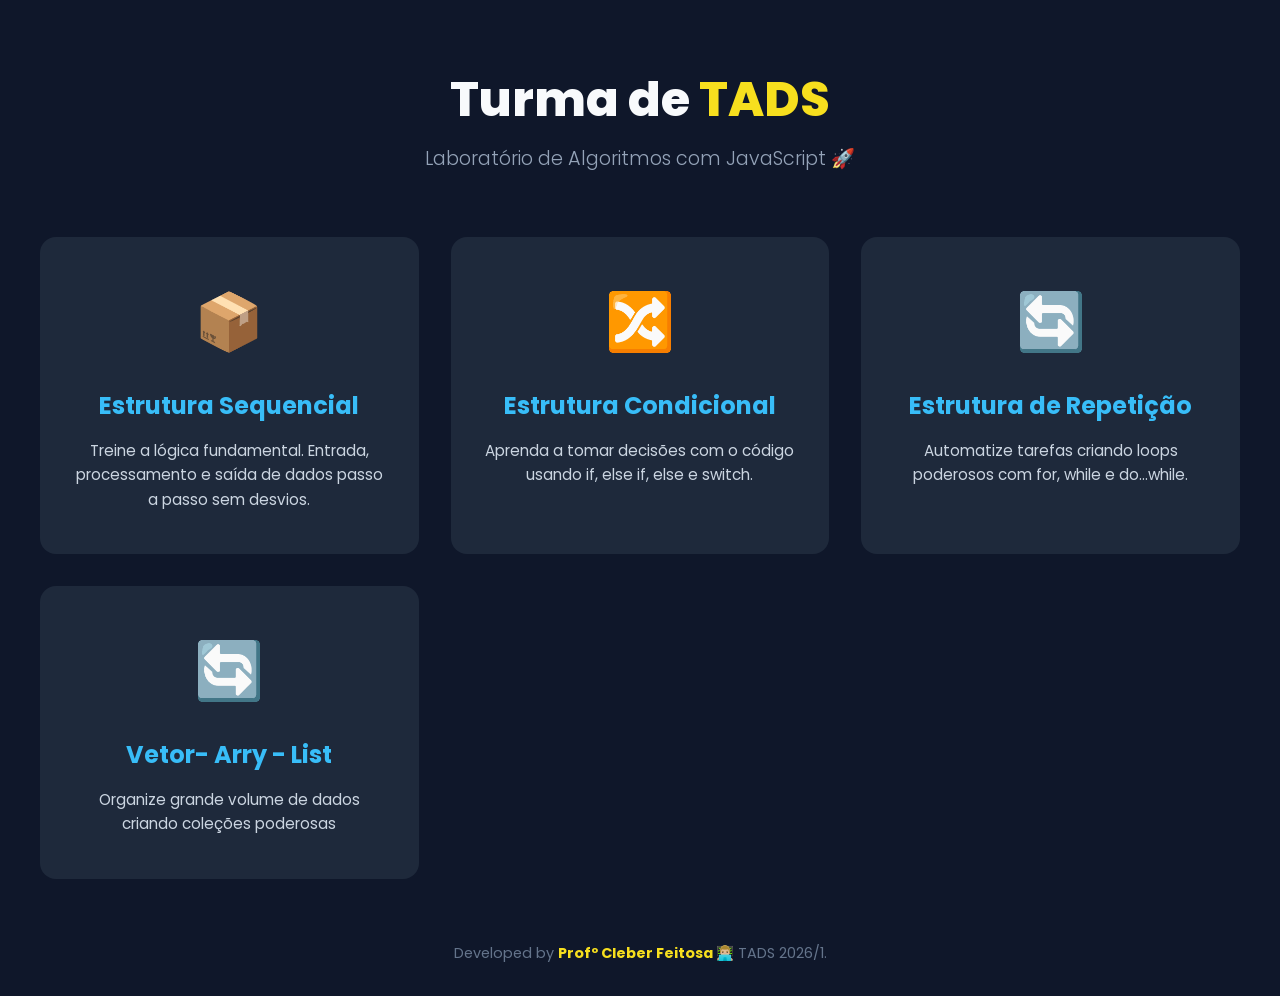
<file: index.html>
<!DOCTYPE html>
<html lang="pt-BR">

<head>
    <meta charset="UTF-8">
    <meta name="viewport" content="width=device-width, initial-scale=1.0">
    <title>TADS | Desafios JavaScript</title>
    <link href="https://fonts.googleapis.com/css2?family=Poppins:wght@300;400;600;800&display=swap" rel="stylesheet">
    <link rel="stylesheet" href="style.css">
</head>
<body>

    <header>
        <h1>Turma de <span>TADS</span></h1>
        <p>Laboratório de Algoritmos com JavaScript 🚀</p>
    </header>

    <main>
        <div class="container">
            <a href="sequencial/sequencial.html" class="card">
                <div class="icon">📦</div>
                <h2>Estrutura Sequencial</h2>
                <p>Treine a lógica fundamental. Entrada, processamento e saída de dados passo a passo sem desvios.</p>
            </a>

            <a href="condicional/condicional.html" class="card">
                <div class="icon">🔀</div>
                <h2>Estrutura Condicional</h2>
                <p>Aprenda a tomar decisões com o código usando if, else if, else e switch.</p>
            </a>

            <a href="repeticao.html" class="card">
                <div class="icon">🔄</div>
                <h2>Estrutura de Repetição</h2>
                <p>Automatize tarefas criando loops poderosos com for, while e do...while.</p>
            </a>
            <a href="/vetor/vetor.html" class="card">
                <div class="icon">🔄</div>
                <h2>Vetor- Arry - List</h2>
                <p>Organize grande volume de dados criando coleções poderosas</p>
            </a>
        </div>
    </main>

    <footer>
        <!-- <p>Desenvolvido com <strong>JavaScript</strong> para os discentes de TADS.</p> -->
        <p>Developed by <strong>Profº Cleber Feitosa 👨🏼‍💻</strong> TADS 2026/1.</p>
    </footer>

</body>
</html>
</file>
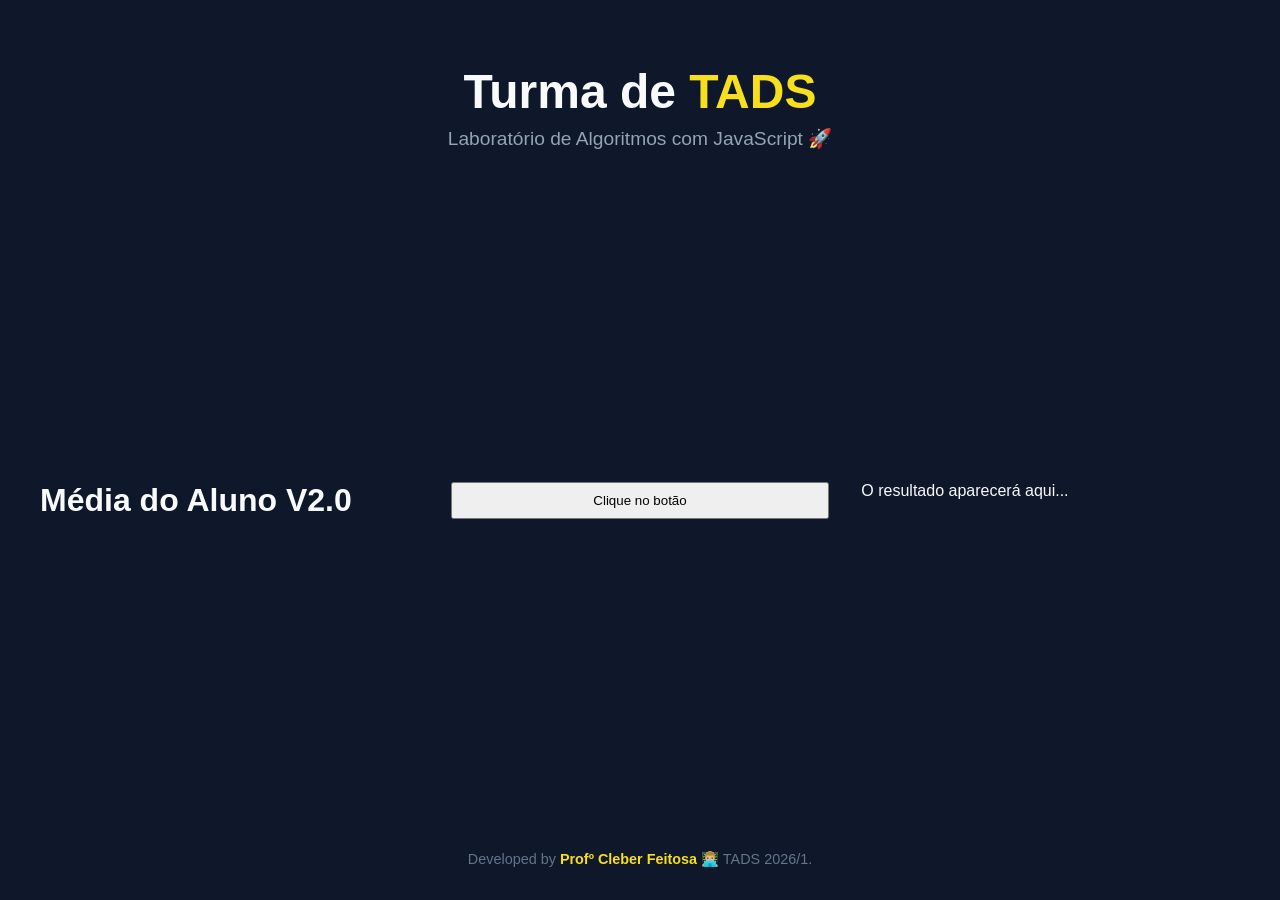
<file: condicional/ex011/index.html>
<!DOCTYPE html>
<html lang="pt-BR">

<head>
    <meta charset="UTF-8">
    <meta name="viewport" content="width=device-width, initial-scale=1.0">
    <title>TADS | Desafios JavaScript</title>
    <link href="https://fonts.googleapis.com/css2?family=Poppins:wght@300;400;600;800&display=swap" >
    <link rel="stylesheet" href="/style.css">
</head>
<body>

    <header>
        <h1>Turma de <span>TADS</span></h1>
        <p>Laboratório de Algoritmos com JavaScript 🚀</p>
    </header>

    <main>
        <div class="container">
          <h1>Média do Aluno V2.0</h1>  
          <button onclick="calcular()">Clique no botão</button>
          <section id="situacao">
            <p>O resultado aparecerá aqui...</p>
          </section>
        </div>
        <script src="script.js"></script>
    </main>

    <footer>
        <!-- <p>Desenvolvido com <strong>JavaScript</strong> para os discentes de TADS.</p> -->
        <p>Developed by <strong>Profº Cleber Feitosa 👨🏼‍💻</strong> TADS 2026/1.</p>
    </footer>

</body>
</html>
</file>
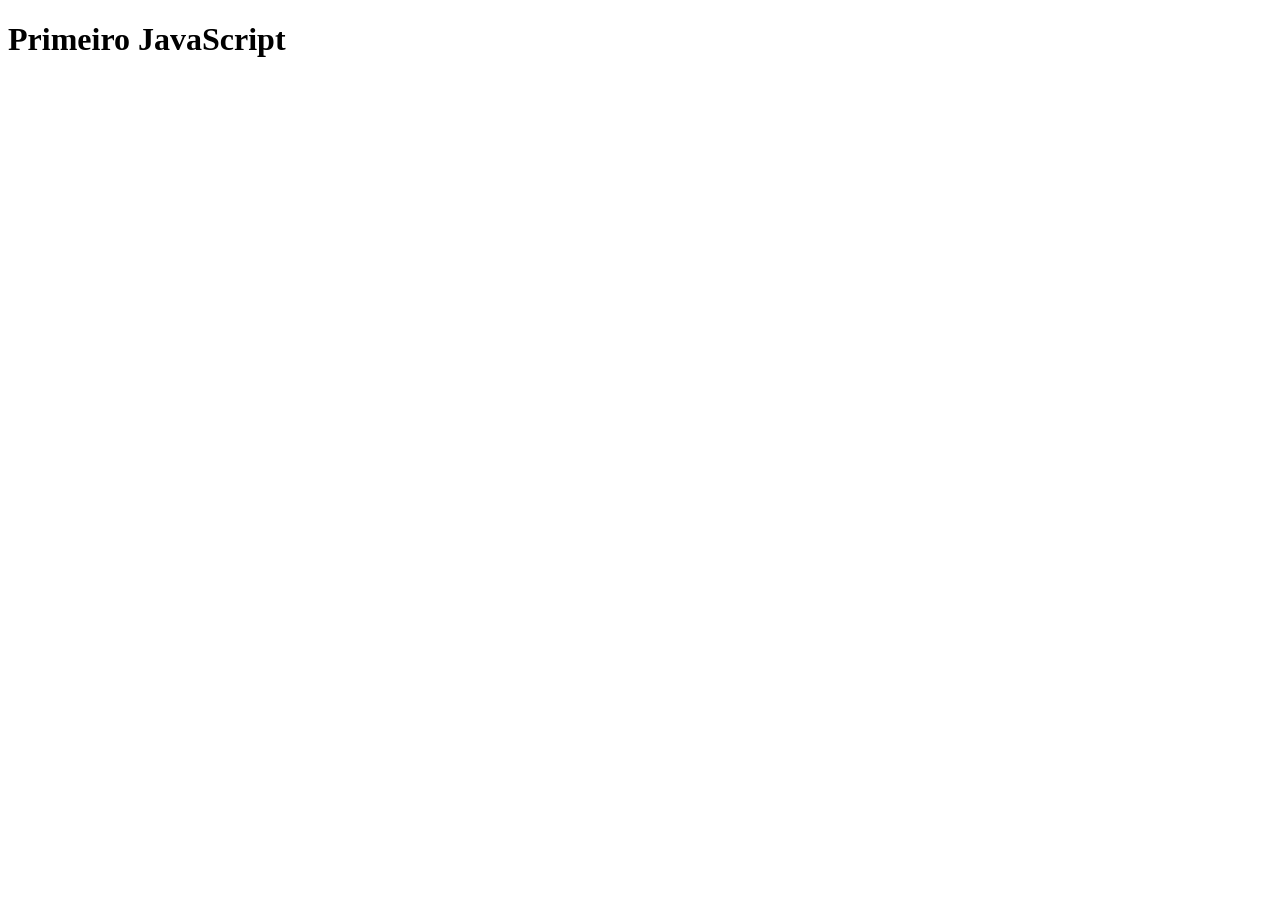
<file: sequencial/ex001/index.html>
<!DOCTYPE html>
<html lang="en">
<head>
    <meta charset="UTF-8">
    <meta name="viewport" content="width=device-width, initial-scale=1.0">
    <title>Document</title>
</head>
<body>
    <h1> Primeiro JavaScript</h1>
    <script>
        console.log("Olá Mundo");
        alert("Olá Mundo!");
    </script>
</body>
</html>
</file>
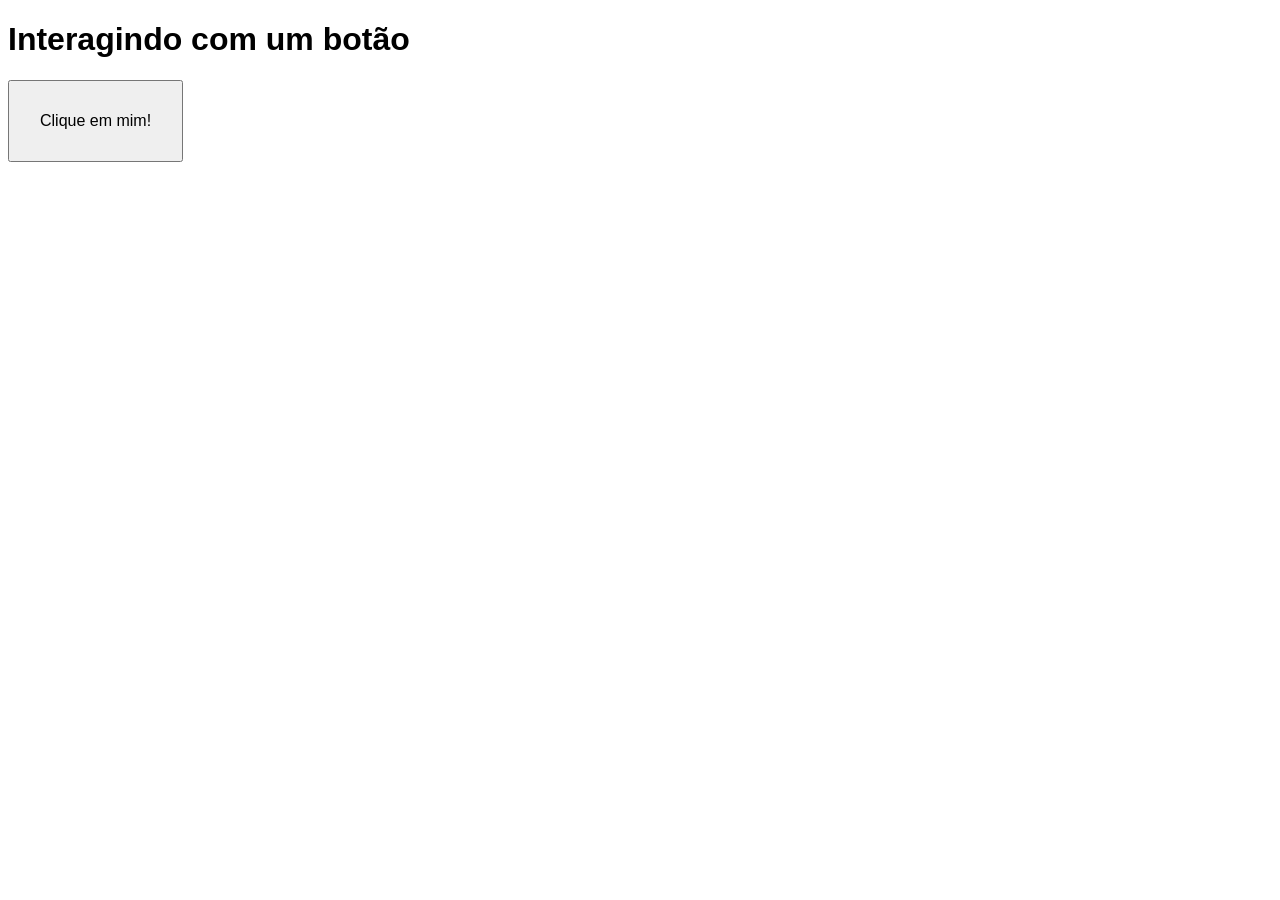
<file: sequencial/ex002/index.html>
<!DOCTYPE html>
<html lang="en">
<head>
    <meta charset="UTF-8">
    <meta name="viewport" content="width=device-width, initial-scale=1.0">
    <title>Interação</title>
    <style> 
    body {font: 12pt Arial; }
    button{font: 12pt Arial; padding: 30px;} 
    </style>
    
</head>
<body>
    <h1> Interagindo com um botão</h1>
    <button onclick="cliclou()">Clique em mim!</button>

    <script>
        function cliclou(){
            window.alert("Você cliclou no botão!");
        }
    </script>
    
</body>
</html>
</file>
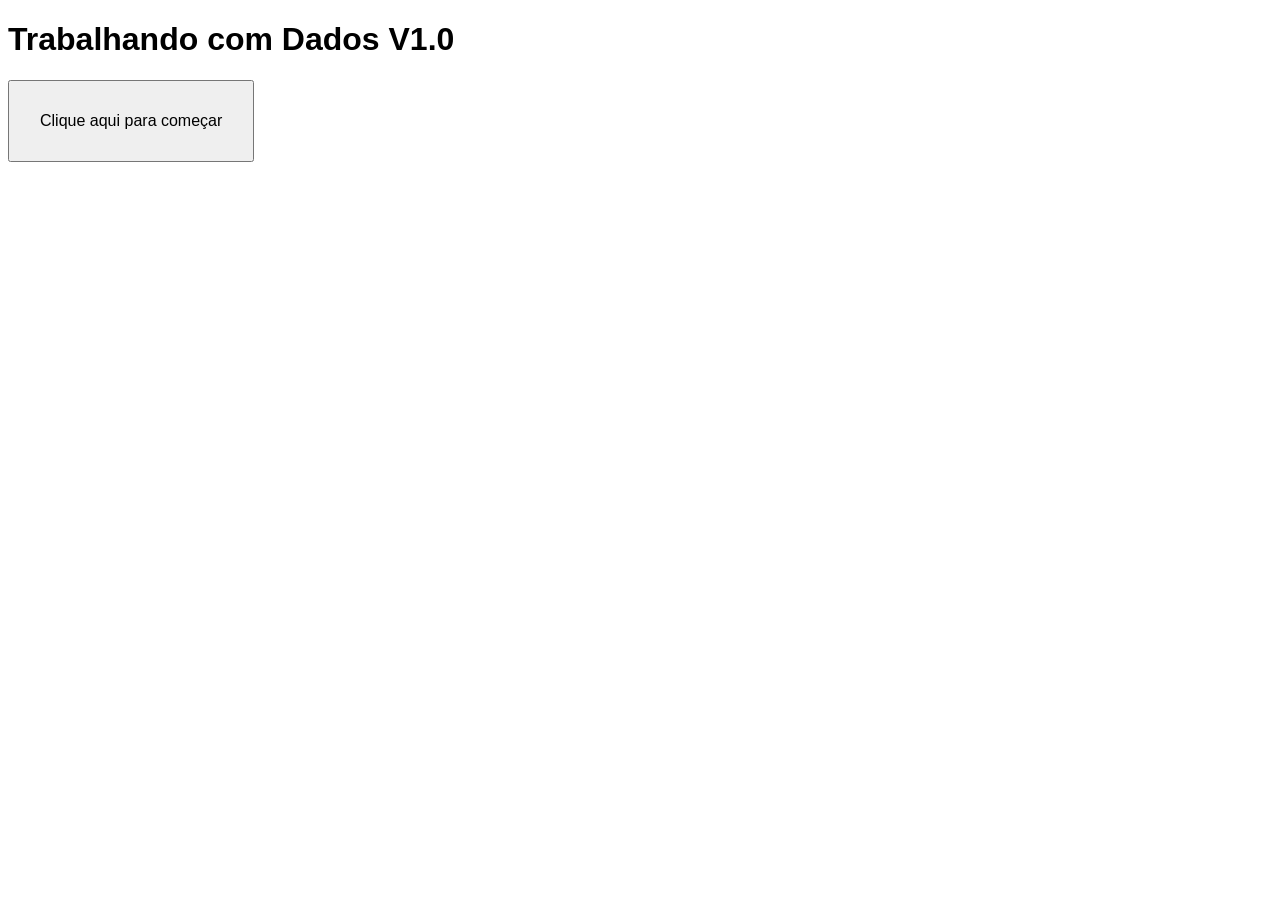
<file: sequencial/ex003/index.html>
<!DOCTYPE html>
<html lang="en">
<head>
    <meta charset="UTF-8">
    <meta name="viewport" content="width=device-width, initial-scale=1.0">
    <title>Dados com JS</title>
    <link rel="stylesheet" href="style.css">
</head>
<body>
    <h1> Trabalhando com Dados V1.0</h1>
    <button onclick="inicio()">Clique aqui para começar </button>
    <script src="script.js"></script>
</body>
</html>
</file>
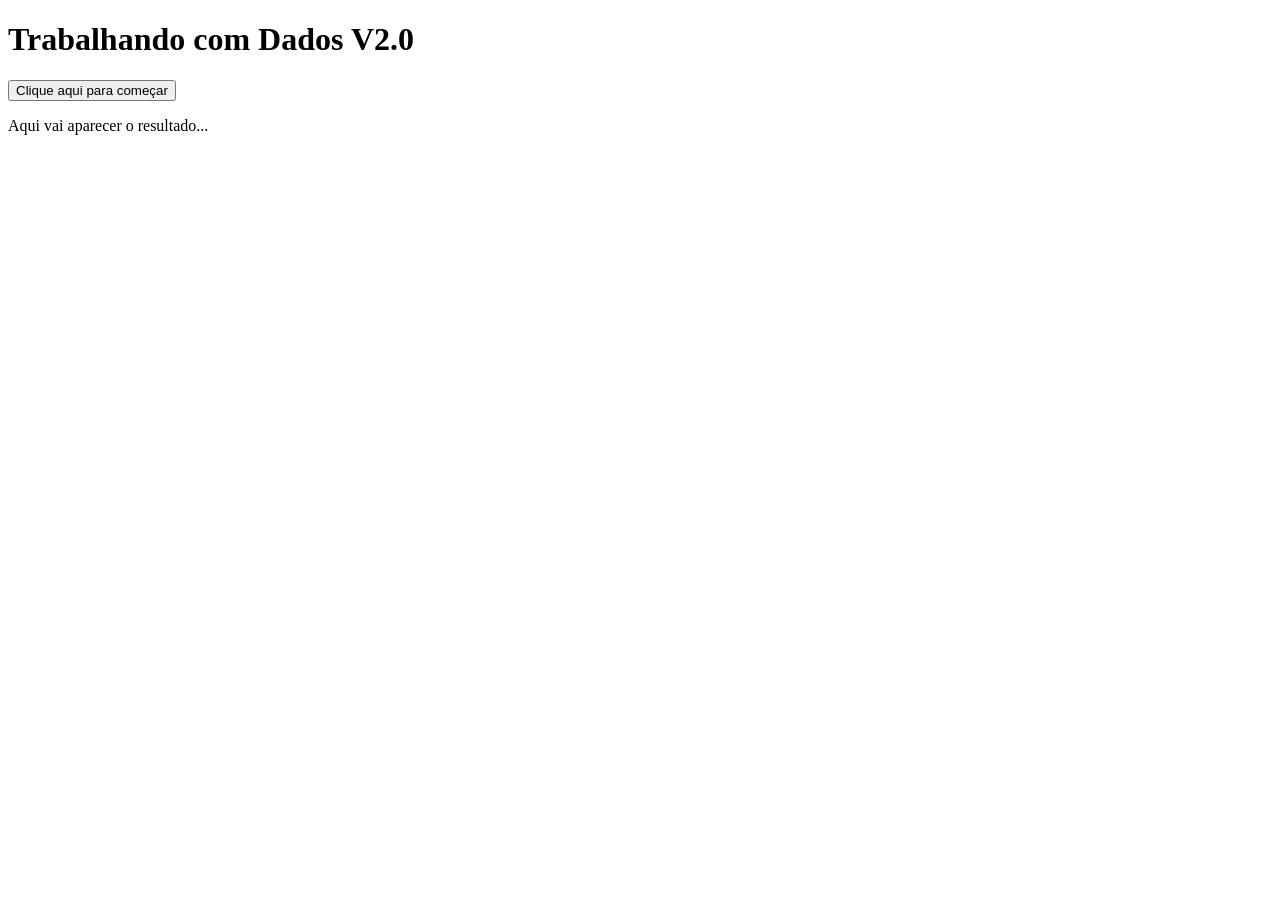
<file: sequencial/ex004/index.html>
<!DOCTYPE html>
<html lang="en">
<head>
    <meta charset="UTF-8">
    <meta name="viewport" content="width=device-width, initial-scale=1.0">
    <title>Dados com JS</title>
</head>
<body>
    <h1>Trabalhando com Dados V2.0</h1>
    <button onclick="inicio()">Clique aqui para começar</button>
    <section id="resultado">
        <p>Aqui vai aparecer o resultado...</p>
    </section>
  <script src="script.js"></script>
</body>
</html>
</file>
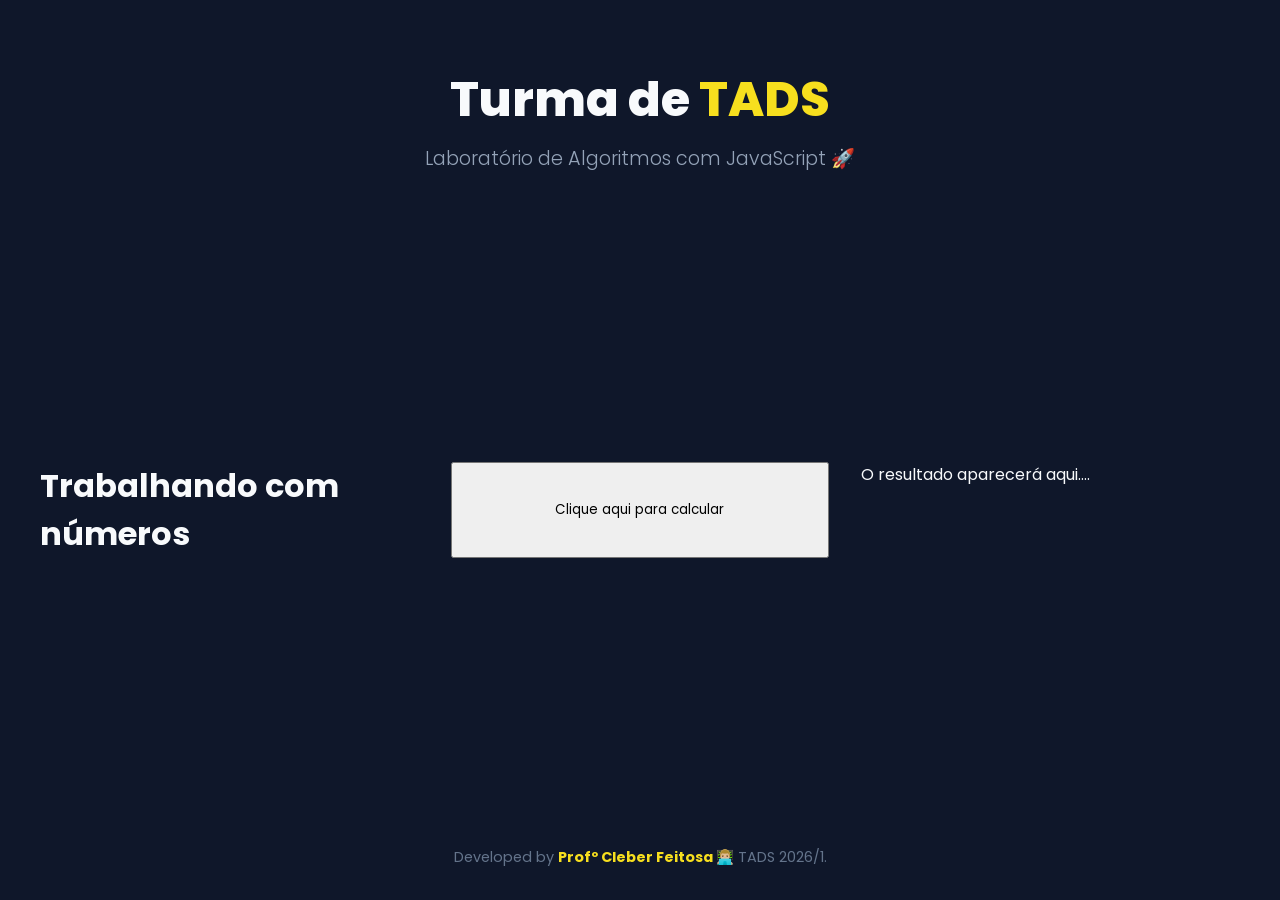
<file: sequencial/ex005/index.html>
<!DOCTYPE html>
<html>
<head>
    <meta charset="UTF-8">
    <meta name="viewport" content="width=device-width, initial-scale=1.0">
    <title>TADS | Desafios JavaScript</title>
    <link href="https://fonts.googleapis.com/css2?family=Poppins:wght@300;400;600;800&display=swap" rel="stylesheet">
    <link rel="stylesheet" href="/style.css">
</head>
<body>

    <header>
        <h1>Turma de <span>TADS</span></h1>
        <p>Laboratório de Algoritmos com JavaScript 🚀</p>
    </header>

    <main>
        <div class="container">
           <h1>Trabalhando com números</h1>
           <button onclick="calcular()"> Clique aqui para calcular</button>
           <section id="res">
            <p>O resultado aparecerá aqui....</p>
           </section>
        </div>
        <script src="script.js"></script>
    </main>

    <footer>
        <!-- <p>Desenvolvido com <strong>JavaScript</strong> para os discentes de TADS.</p> -->
        <p>Developed by <strong>Profº Cleber Feitosa 👨🏼‍💻</strong> TADS 2026/1.</p>
    </footer>

</body>
</html>
</file>
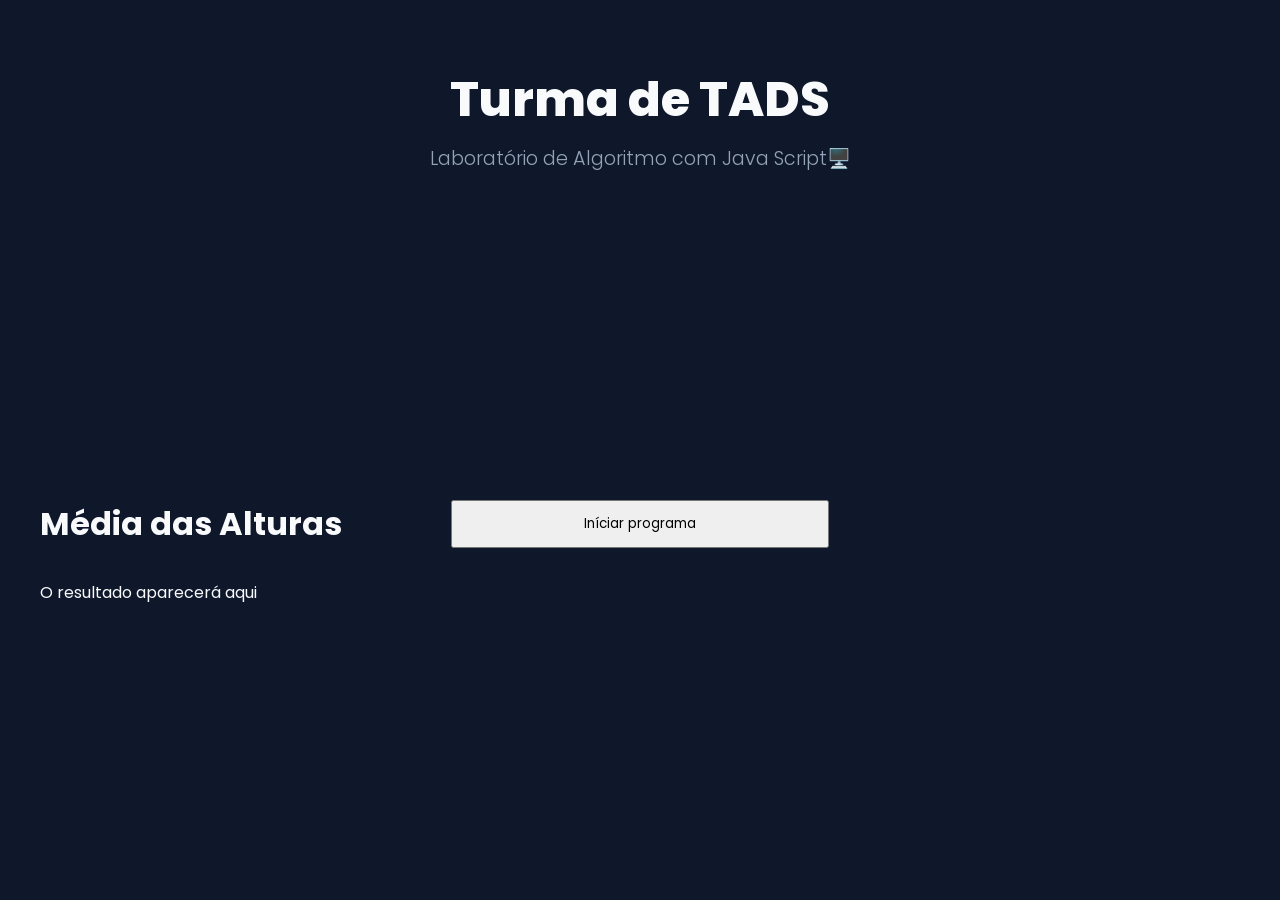
<file: vetor/ex021/index.html>
<!DOCTYPE html>
<html lang="en">
<head>
    <meta charset="UTF-8">
    <meta name="viewport" content="width=device-width, initial-scale=1.0">
    <title>Vetor de Alturas</title>
    <link rel="stylesheet" href="https://fonts.googleapis.com/css2?family=Poppins:wght@300;400;600;800&display=swap">
    <link rel="stylesheet" href="/style.css">
</head>
<body>
    <header>
        <h1>Turma de <apan>TADS</apan></h1>
        <p> Laboratório de Algoritmo com Java Script🖥️</p>
    </header>
    <main>
        <div class="container">
            <h1>Média das Alturas</h1>
            <button onclick="main()">Iníciar programa</button>
            <section id="situacao"></section>
            <p>O resultado aparecerá aqui</p>
        </div>
        <script src="script.js"></script>
    </main>
</body>
</html>
</file>
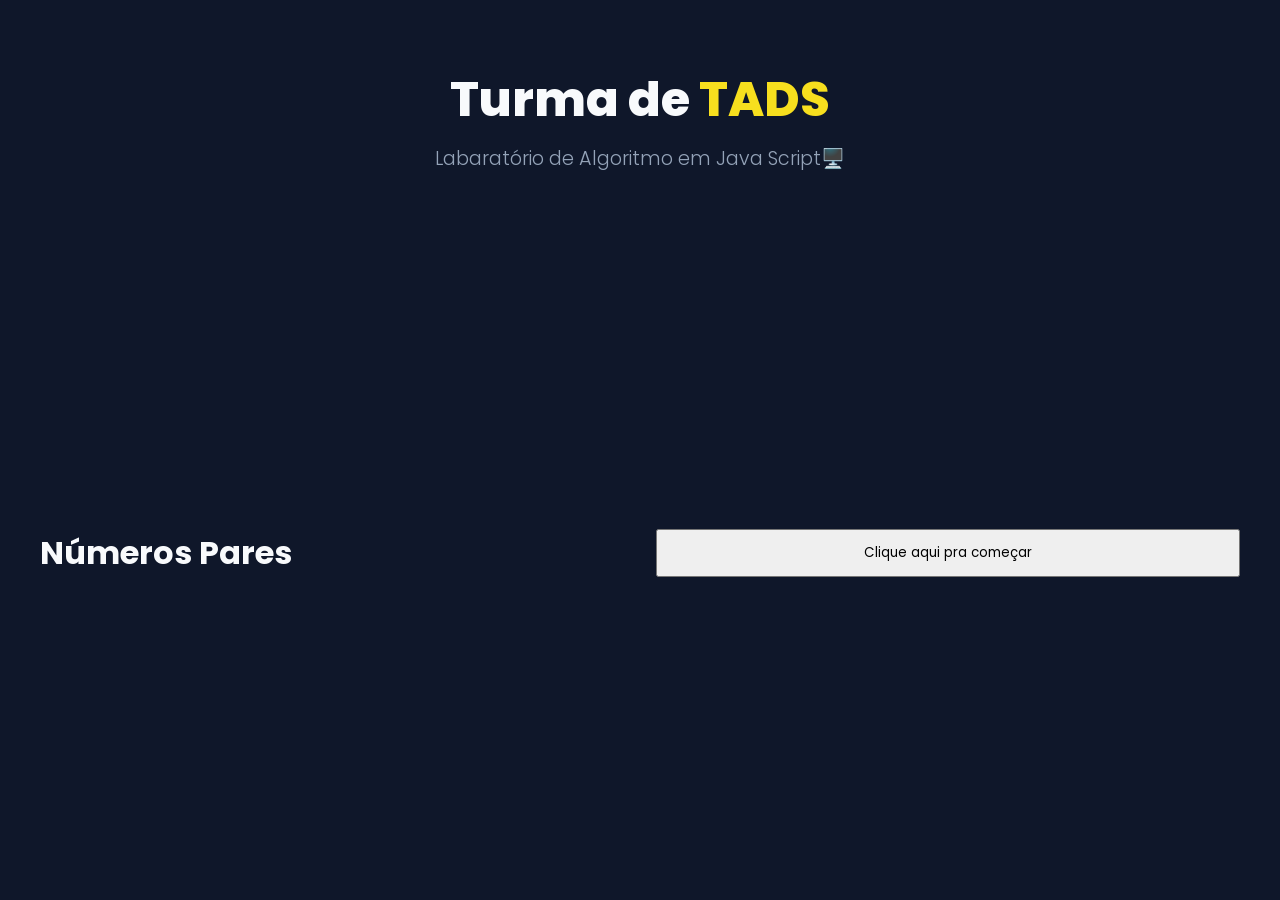
<file: vetor/ex022/index.html>
<!DOCTYPE html>
<html lang="en">
<head>
    <meta charset="UTF-8">
    <meta name="viewport" content="width=device-width, initial-scale=1.0">
    <title>Exercício 2</title>
    <link rel="stylesheet" href="https://fonts.googleapis.com/css2?family=Poppins:wght@300;400;600;800&display=swap">
    <link rel="stylesheet" href="/style.css">
</head>
<body>
    <header>
        <h1>Turma de <span>TADS</span></h1>
        <P>Labaratório de Algoritmo em Java Script🖥️</P>
    </header>
    <main>
        <div class = "container">
            <h1>Números Pares</h1>  
            <button onclick="main()">Clique aqui pra começar</button>
        </div>
    </main>
    <script src="script.js"></script>
</body>
</html>
</file>
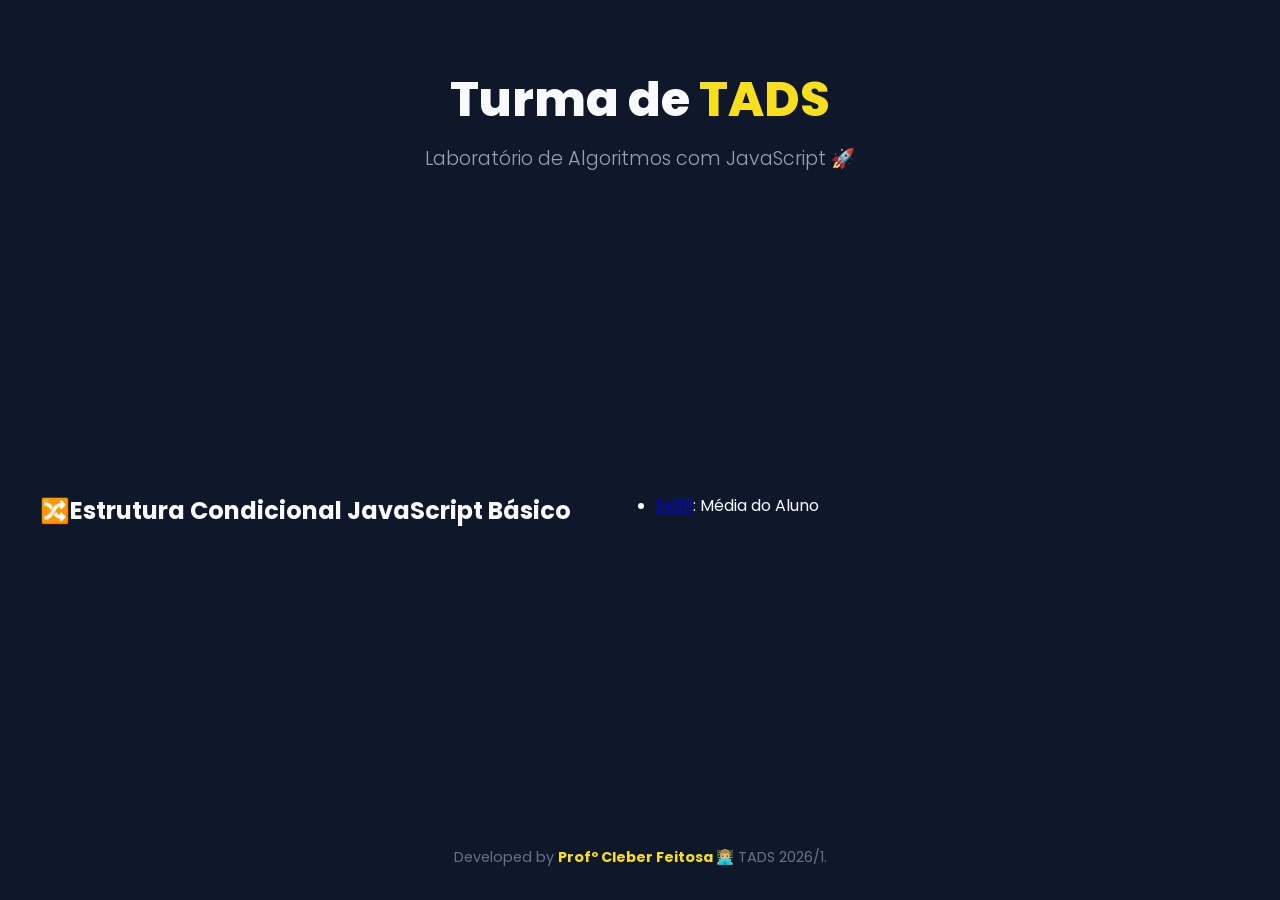
<file: condicional/condicional.html>
<!DOCTYPE html>
<html lang="pt-BR">
<head>
    <meta charset="UTF-8">
    <meta name="viewport" content="width=device-width, initial-scale=1.0">
    <title>TADS | Desafios JavaScript</title>
    <link href="https://fonts.googleapis.com/css2?family=Poppins:wght@300;400;600;800&display=swap" rel="stylesheet">
    <link rel="stylesheet" href="/style.css">
</head>
<body>
    </main>
    <header>
        <h1>Turma de <span>TADS</span></h1>
        <p>Laboratório de Algoritmos com JavaScript 🚀</p>
    </header>

    <main>
        <div class="container">
        <h2>🔀Estrutura Condicional JavaScript Básico</h2>
        <ul>
            <li><a href="ex011/index.html">Ex011</a>:  Média do Aluno </li>
            
        </ul>

        </div>
    </main>

    <footer>
        <!-- <p>Desenvolvido com <strong>JavaScript</strong> para os discentes de TADS.</p> -->
        <p>Developed by <strong>Profº Cleber Feitosa 👨🏼‍💻</strong> TADS 2026/1.</p>
    </footer>

</body>
</html>
</file>
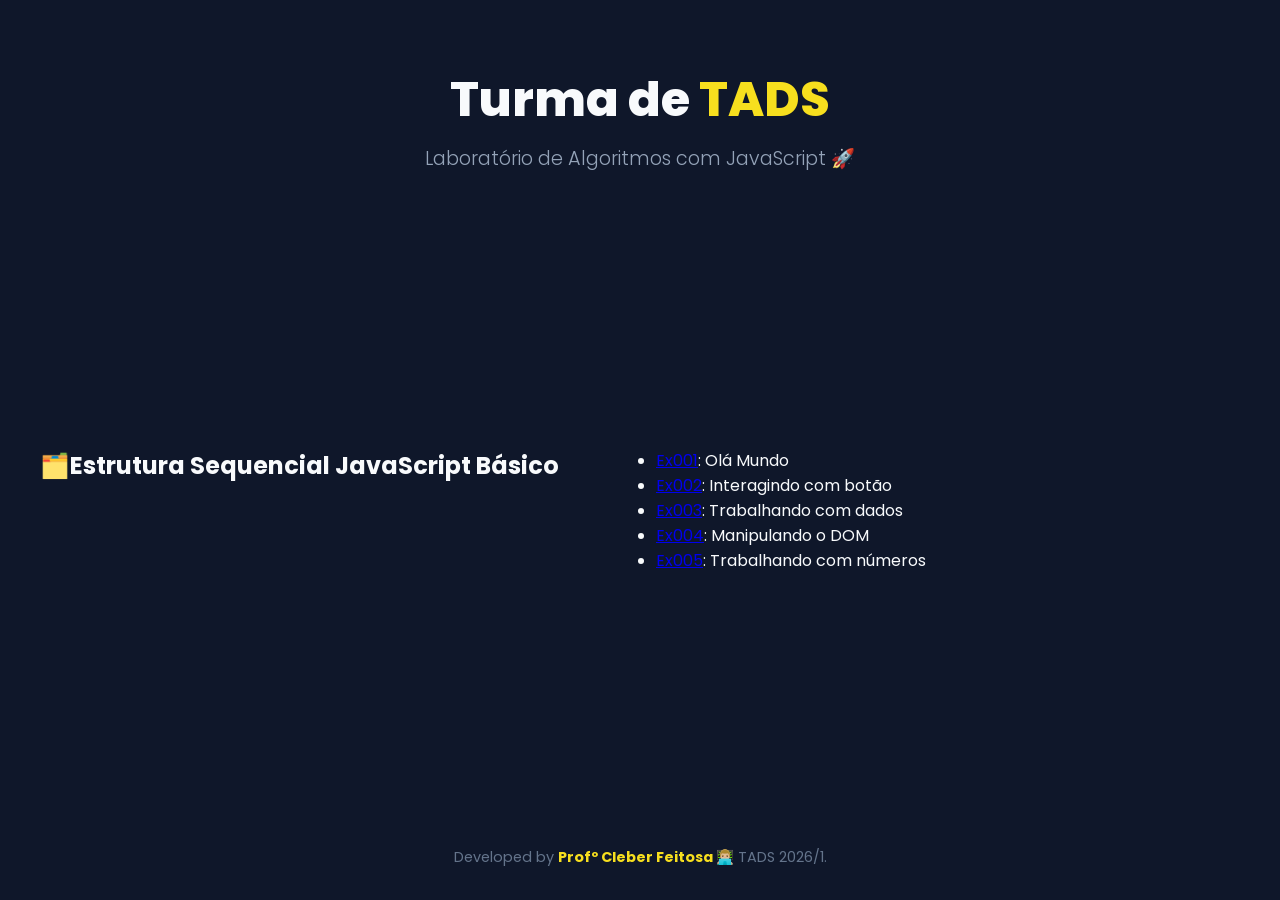
<file: sequencial/sequencial.html>
<!DOCTYPE html>
<html lang="pt-BR">
<head>
    <meta charset="UTF-8">
    <meta name="viewport" content="width=device-width, initial-scale=1.0">
    <title>TADS | Desafios JavaScript</title>
    <link href="https://fonts.googleapis.com/css2?family=Poppins:wght@300;400;600;800&display=swap" rel="stylesheet">
    <link rel="stylesheet" href="/style.css">
</head>
<body>
    </main>
    <header>
        <h1>Turma de <span>TADS</span></h1>
        <p>Laboratório de Algoritmos com JavaScript 🚀</p>
    </header>

    <main>
        <div class="container">
        <h2>🗂️Estrutura Sequencial JavaScript Básico</h2>
        <ul>
            <li><a href="ex001/index.html">Ex001</a>:  Olá Mundo </li>
            <li><a href="ex002/index.html">Ex002</a>:  Interagindo com botão </li>
            <li><a href="ex003/index.html">Ex003</a>:  Trabalhando com dados </li>
            <li><a href="ex004/index.html">Ex004</a>:  Manipulando o DOM</li>
            <li><a href="ex005/index.html">Ex005</a>:  Trabalhando com números</li>
        </ul>

        </div>
    </main>

    <footer>
        <!-- <p>Desenvolvido com <strong>JavaScript</strong> para os discentes de TADS.</p> -->
        <p>Developed by <strong>Profº Cleber Feitosa 👨🏼‍💻</strong> TADS 2026/1.</p>
    </footer>

</body>
</html>
</file>
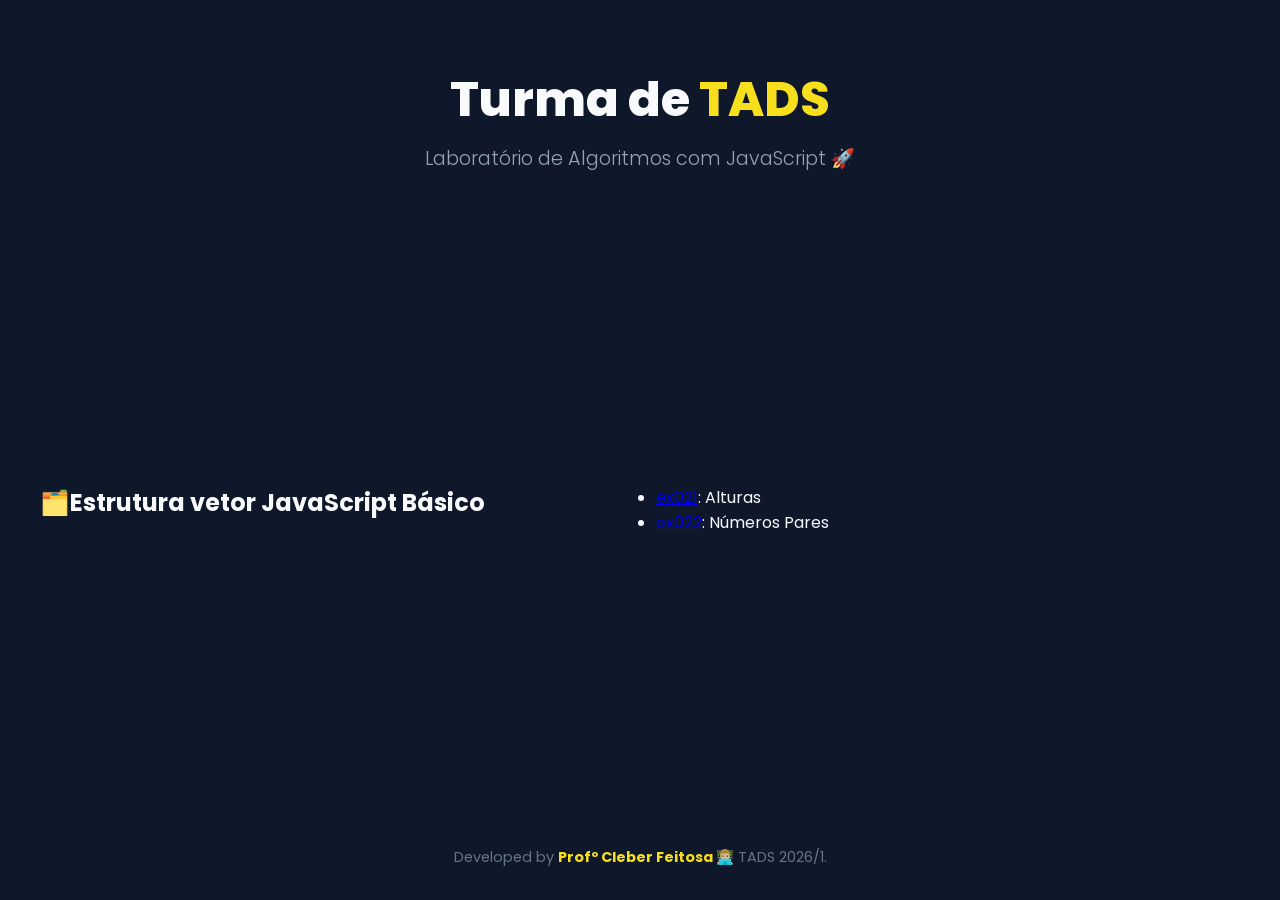
<file: vetor/vetor.html>
<!DOCTYPE html>
<html lang="pt-BR">
<head>
    <meta charset="UTF-8">
    <meta name="viewport" content="width=device-width, initial-scale=1.0">
    <title>TADS | Desafios JavaScript</title>
    <link href="https://fonts.googleapis.com/css2?family=Poppins:wght@300;400;600;800&display=swap" rel="stylesheet">
    <link rel="stylesheet" href="/style.css">
</head>
<body>
    </main>
    <header>
        <h1>Turma de <span>TADS</span></h1>
        <p>Laboratório de Algoritmos com JavaScript 🚀</p>
    </header>

    <main>
        <div class="container">
        <h2>🗂️Estrutura vetor JavaScript Básico</h2>
        <ul>
            <li><a href="/vetor/ex021/index.html">ex021</a>: Alturas </li>
            <li><a href="/vetor/ex022/index.html">ex022</a>: Números Pares </li>
        </ul>
        </div>
    </main>

    <footer>
        <!-- <p>Desenvolvido com <strong>JavaScript</strong> para os discentes de TADS.</p> -->
        <p>Developed by <strong>Profº Cleber Feitosa 👨🏼‍💻</strong> TADS 2026/1.</p>
    </footer>

</body>
</html>
</file>
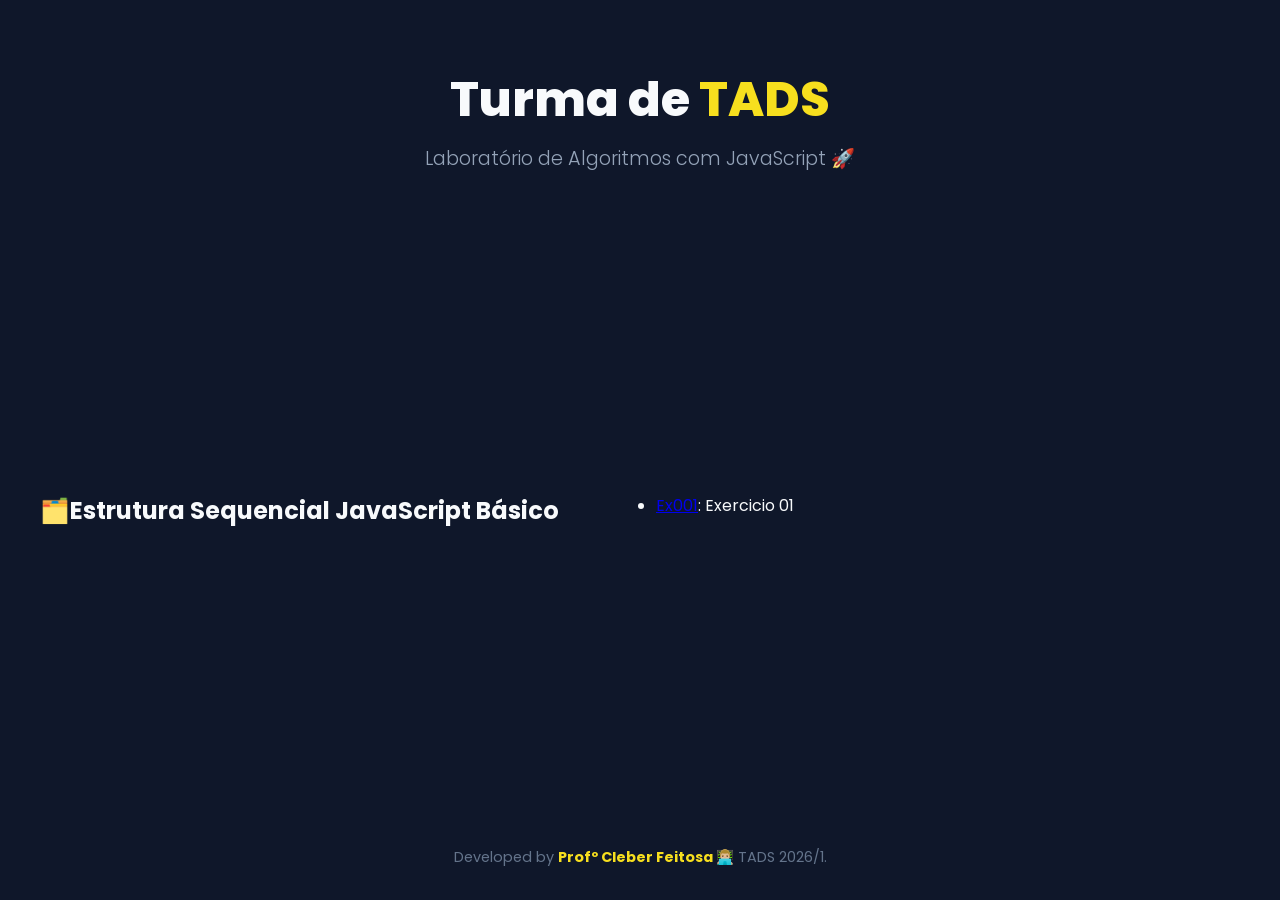
<file: sequencial/Lista01/lista.html>
<!DOCTYPE html>
<html lang="pt-BR">
<head>
    <meta charset="UTF-8">
    <meta name="viewport" content="width=device-width, initial-scale=1.0">
    <title>TADS | Desafios JavaScript</title>
    <link href="https://fonts.googleapis.com/css2?family=Poppins:wght@300;400;600;800&display=swap" rel="stylesheet">
    <link rel="stylesheet" href="/style.css">
</head>
<body>
    </main>
    <header>
        <h1>Turma de <span>TADS</span></h1>
        <p>Laboratório de Algoritmos com JavaScript 🚀</p>
    </header>

    <main>
        <div class="container">
        <h2>🗂️Estrutura Sequencial JavaScript Básico</h2>
        <ul>
            <li><a href="ex001.html">Ex001</a>:  Exercicio 01 </li>
          
           
            
        </ul>

        </div>
    </main>

    <footer>
        <!-- <p>Desenvolvido com <strong>JavaScript</strong> para os discentes de TADS.</p> -->
        <p>Developed by <strong>Profº Cleber Feitosa 👨🏼‍💻</strong> TADS 2026/1.</p>
    </footer>

</body>
</html>
</file>
<file: style.css>
/* 1. Reset e Configurações Globais */
* {
    margin: 0;
    padding: 0;
    box-sizing: border-box;
    font-family: 'Poppins', sans-serif;
}

/* 2. Variáveis de Cores (Paleta Dark Mode) */
:root {
    --bg-color: #0f172a;
    --card-bg: #1e293b;
    --text-color: #f8fafc;
    --js-yellow: #f7df1e;
    --accent-blue: #38bdf8;
}

/* 3. Estilo do Corpo da Página */
body {
    background-color: var(--bg-color);
    color: var(--text-color);
    display: flex;
    flex-direction: column;
    min-height: 100vh;
}

/* 4. Cabeçalho */
header {
    text-align: center;
    padding: 4rem 2rem 2rem;
    animation: fadeInDown 1s ease;
}

header h1 { font-size: 3rem; font-weight: 800; margin-bottom: 0.5rem; }
header h1 span { color: var(--js-yellow); }
header p { font-size: 1.2rem; color: #94a3b8; font-weight: 300; }

/* 5. Área Principal e Grid */
main {
    flex: 1;
    display: flex;
    justify-content: center;
    align-items: center;
    padding: 2rem;
}

.container {
    display: grid;
    grid-template-columns: repeat(auto-fit, minmax(300px, 1fr));
    gap: 2rem;
    max-width: 1200px;
    width: 100%;
}

/* 6. Os Cards de Exercícios */
.card {
    background-color: var(--card-bg);
    border-radius: 16px;
    padding: 2.5rem 2rem;
    text-align: center;
    text-decoration: none;
    color: var(--text-color);
    transition: all 0.3s ease;
    position: relative;
    overflow: hidden;
    border: 2px solid transparent;
    animation: fadeInUp 1s ease;
}

.icon { font-size: 3.5rem; margin-bottom: 1.5rem; }
.card h2 { font-size: 1.5rem; margin-bottom: 1rem; color: var(--accent-blue); }
.card p { font-size: 0.95rem; color: #cbd5e1; line-height: 1.6; }

/* 7. Efeitos de Interação (Hover) */
.card::before {
    content: '';
    position: absolute;
    top: 0; left: 0;
    width: 100%; height: 4px;
    background-color: var(--js-yellow);
    transform: scaleX(0);
    transition: transform 0.3s ease;
    transform-origin: left;
}

.card:hover {
    transform: translateY(-10px);
    border-color: rgba(247, 223, 30, 0.3);
    box-shadow: 0 15px 30px rgba(0, 0, 0, 0.4), 0 0 20px rgba(247, 223, 30, 0.1);
}

.card:hover::before { transform: scaleX(1); }

/* 8. Rodapé */
footer { text-align: center; padding: 2rem; color: #64748b; font-size: 0.9rem; }
footer strong { color: var(--js-yellow); }

/* 9. Animações de Entrada */
@keyframes fadeInDown {
    from { opacity: 0; transform: translateY(-30px); }
    to { opacity: 1; transform: translateY(0); }
}

@keyframes fadeInUp {
    from { opacity: 0; transform: translateY(30px); }
    to { opacity: 1; transform: translateY(0); }
}

.card:nth-child(1) { animation-delay: 0.1s; animation-fill-mode: both; }
.card:nth-child(2) { animation-delay: 0.3s; animation-fill-mode: both; }
.card:nth-child(3) { animation-delay: 0.5s; animation-fill-mode: both; }
</file>
<file: sequencial/ex003/style.css>
body{
    font: 12pt Arial, sams-serif;
}
button{
    font-size: 12pt;
    padding: 30px;
}
</file>
